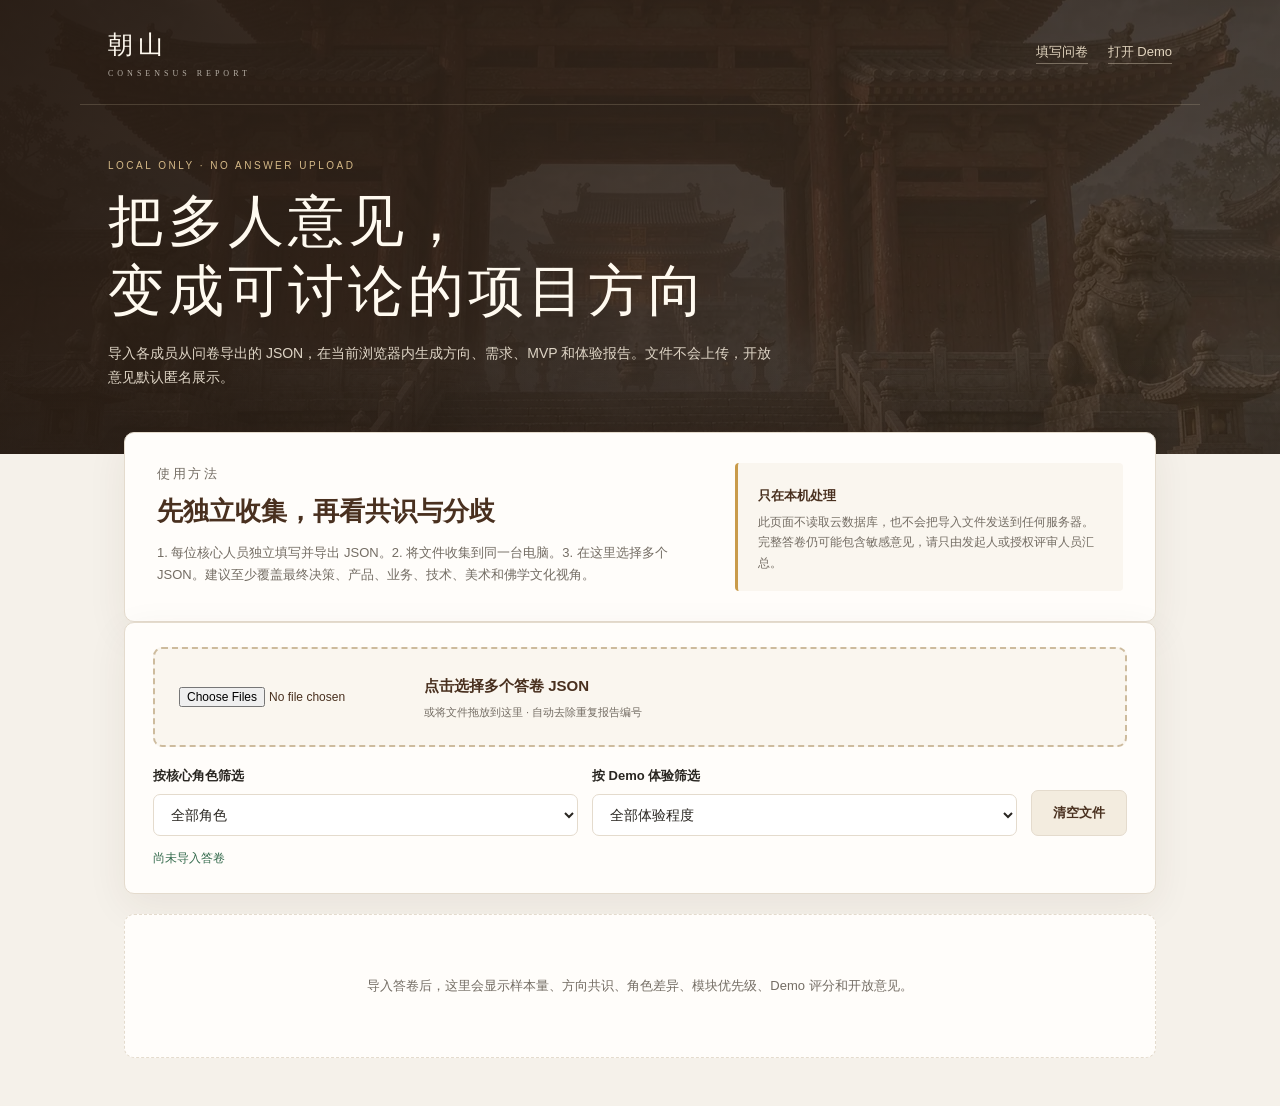
<file: survey-report.html>
<!DOCTYPE html>
<html lang="zh-CN">
<head>
  <meta charset="UTF-8">
  <meta name="viewport" content="width=device-width, initial-scale=1.0, viewport-fit=cover">
  <meta name="theme-color" content="#3a281d">
  <meta name="description" content="在浏览器本地汇总朝山核心人员调研 JSON，查看产品方向共识、角色差异、MVP 取舍与关键分歧。">
  <title>朝山 · 多人调研共识与分歧报告</title>
  <link rel="stylesheet" href="./survey.css?v=20261125-3">
  <link rel="stylesheet" href="./survey-report.css?v=20261125-3">
  <script defer src="./survey-report.js?v=20261125-3"></script>
</head>
<body>
  <header class="survey-hero report-hero">
    <nav class="survey-topbar" aria-label="页面导航">
      <a href="./survey.html" class="brand-link">朝山 <small>CONSENSUS REPORT</small></a>
      <div class="nav-links"><a href="./survey.html">填写问卷</a><a href="./index.html">打开 Demo</a></div>
    </nav>
    <div class="hero-content">
      <p class="eyebrow">LOCAL ONLY · NO ANSWER UPLOAD</p>
      <h1>把多人意见，<br>变成可讨论的项目方向</h1>
      <p class="hero-desc">导入各成员从问卷导出的 JSON，在当前浏览器内生成方向、需求、MVP 和体验报告。文件不会上传，开放意见默认匿名展示。</p>
    </div>
  </header>

  <main class="container report-container">
    <section class="intro-card">
      <div>
        <p class="section-kicker">使用方法</p>
        <h2>先独立收集，再看共识与分歧</h2>
        <p>1. 每位核心人员独立填写并导出 JSON。2. 将文件收集到同一台电脑。3. 在这里选择多个 JSON。建议至少覆盖最终决策、产品、业务、技术、美术和佛学文化视角。</p>
      </div>
      <div class="privacy-summary">
        <strong>只在本机处理</strong>
        <p>此页面不读取云数据库，也不会把导入文件发送到任何服务器。完整答卷仍可能包含敏感意见，请只由发起人或授权评审人员汇总。</p>
      </div>
    </section>

    <section class="card report-controls">
      <label class="file-drop" id="fileDrop">
        <input type="file" id="surveyFiles" accept=".json,application/json" multiple>
        <span><strong>点击选择多个答卷 JSON</strong><small>或将文件拖放到这里 · 自动去除重复报告编号</small></span>
      </label>
      <div class="filter-row">
        <div class="form-group"><label for="roleFilter">按核心角色筛选</label><select id="roleFilter"><option value="">全部角色</option></select></div>
        <div class="form-group"><label for="demoFilter">按 Demo 体验筛选</label><select id="demoFilter"><option value="">全部体验程度</option><option value="deep">深度体验</option><option value="light">简单浏览</option><option value="none">尚未体验</option></select></div>
        <button type="button" class="btn-secondary" id="clearButton">清空文件</button>
      </div>
      <p class="file-status" id="fileStatus" aria-live="polite">尚未导入答卷</p>
    </section>

    <div id="reportEmpty" class="empty-state">导入答卷后，这里会显示样本量、方向共识、角色差异、模块优先级、Demo 评分和开放意见。</div>
    <div id="reportContent" hidden>
      <div id="reportSummary" class="summary-grid"></div>
      <section class="card"><div class="card-heading"><span class="section-number">A</span><div><h2>当前样本的方向倾向</h2><p>高占比只表示本组受访者意见，不代表目标用户市场结论。</p></div></div><div id="consensusHighlights"></div></section>
      <section class="card"><div class="card-heading"><span class="section-number">B</span><div><h2>不同角色的判断差异</h2><p>匿名展示各角色最集中的首要结果与 MVP 模块，帮助安排下一步讨论。</p></div></div><div class="table-wrap" id="rolePerspectives"></div></section>
      <section class="card"><div class="card-heading"><span class="section-number">C</span><div><h2>定位、需求、商业与架构选项分布</h2><p>“暂不确定”和“证据不足”单独保留，不按空白或同意处理。</p></div></div><div id="questionDistributions"></div></section>
      <section class="card"><div class="card-heading"><span class="section-number">D</span><div><h2>十二个产品模块的价值与 MVP 判断</h2><p>平均分只使用有效数字评分；P0 与坚决不做均按本组人数计算。</p></div></div><div class="table-wrap" id="moduleConsensus"></div></section>
      <section class="card"><div class="card-heading"><span class="section-number">E</span><div><h2>Demo 体验诊断</h2><p>仅统计实际填写评分的人，未体验者不进入分母。</p></div></div><div id="demoConsensus"></div></section>
      <section class="card"><div class="card-heading"><span class="section-number">F</span><div><h2>54 项寺院行为深评</h2><p>空白仍视为未评估，不自动变成 P0。下列展示获得至少一票的项目。</p></div></div><div id="behaviorConsensus"></div></section>
      <section class="card"><div class="card-heading"><span class="section-number">G</span><div><h2>匿名开放意见与原话</h2><p>用于理解数字背后的理由，不公开填写人姓名。</p></div></div><div id="openAnswers"></div></section>
      <section class="card method-card"><h2>解读与下一步建议</h2><ol><li>样本少于 4 人时，只用于发现分歧，不做“共识已经形成”的结论。</li><li>先检查最终决策者与执行团队是否理解同一目标，再讨论票数。</li><li>把“需要用户验证”的假设转成访谈、可用性测试、内容评审或技术 PoC。</li><li>核心人员不是目标用户。立项前仍需补充真实用户行为证据。</li></ol></section>
      <div class="report-actions"><button type="button" class="btn-secondary" id="exportButton">导出 Markdown 报告</button><button type="button" class="btn-submit" id="printButton">打印 / 保存 PDF</button></div>
    </div>
  </main>
  <div class="toast" id="toast" role="status" aria-live="polite" hidden></div>
</body>
</html>
</file>
<file: survey.css>
:root {
  --primary: #49301f;
  --secondary: #9a743c;
  --accent: #c99b4a;
  --bg-page: #f5f1ea;
  --bg-card: #fffdfa;
  --bg-tint: #faf6ef;
  --text-main: #292621;
  --text-muted: #746d64;
  --border: #e4dbcd;
  --danger: #a13c2e;
  --success: #356b4d;
  --shadow: 0 12px 40px rgba(64, 43, 27, .07);
}

* { box-sizing: border-box; margin: 0; padding: 0; }
html { scroll-behavior: smooth; scroll-padding-top: 20px; }
body {
  background: var(--bg-page);
  color: var(--text-main);
  font-family: -apple-system, BlinkMacSystemFont, "PingFang SC", "Microsoft YaHei", sans-serif;
  line-height: 1.7;
  padding-bottom: 118px;
}
button, input, select, textarea { font: inherit; }
button, a, input, select, textarea { -webkit-tap-highlight-color: transparent; }
button { cursor: pointer; }
a { color: inherit; }

.survey-hero {
  position: relative;
  min-height: 390px;
  overflow: hidden;
  color: #fffaf0;
  background: linear-gradient(110deg, rgba(40, 27, 18, .96), rgba(64, 43, 26, .72)), url("./assets/scene-gate.webp?v=20261124-7") center 42% / cover;
}
.survey-hero::after {
  content: "";
  position: absolute;
  inset: auto 0 0;
  height: 100px;
  background: linear-gradient(transparent, rgba(37, 27, 20, .34));
  pointer-events: none;
}
.survey-topbar {
  position: relative;
  z-index: 1;
  max-width: 1120px;
  margin: auto;
  padding: 24px 28px;
  display: flex;
  align-items: center;
  justify-content: space-between;
  border-bottom: 1px solid rgba(234, 216, 181, .18);
}
.brand-link { text-decoration: none; font-family: "STKaiti", "KaiTi", serif; font-size: 25px; letter-spacing: 5px; }
.brand-link small { display: block; font-family: Georgia, serif; font-size: 8px; letter-spacing: 4px; opacity: .66; }
.text-link { color: #e2d5bf; text-decoration: none; font-size: 13px; border-bottom: 1px solid rgba(226, 213, 191, .4); }
.hero-content { position: relative; z-index: 1; max-width: 1120px; margin: auto; padding: 52px 28px 64px; }
.eyebrow, .section-kicker { color: #d6ba88; font-size: 10px; letter-spacing: 2.5px; text-transform: uppercase; }
.hero-content h1 { margin: 12px 0 16px; font-family: "STKaiti", "KaiTi", serif; font-size: clamp(36px, 5vw, 56px); line-height: 1.25; font-weight: 500; letter-spacing: 4px; }
.hero-desc { max-width: 670px; color: #ded4c5; font-size: 14px; }
.hero-meta { display: flex; gap: 34px; margin-top: 28px; color: #d4c7b3; font-size: 12px; }
.hero-meta strong { margin-right: 5px; color: #f1d49c; font: 26px Georgia, serif; }

.container { max-width: 1080px; margin: -26px auto 0; padding: 0 24px; position: relative; z-index: 2; }
.intro-card, .card, .progress-card {
  background: var(--bg-card);
  border: 1px solid var(--border);
  border-radius: 10px;
  box-shadow: var(--shadow);
}
.intro-card { display: grid; grid-template-columns: 1.4fr 1fr; gap: 36px; padding: 30px 32px; }
.intro-card h2 { margin: 5px 0 8px; color: var(--primary); font-family: "STKaiti", "KaiTi", serif; font-size: 26px; font-weight: 600; }
.intro-card p { color: var(--text-muted); font-size: 13px; }
.section-kicker { color: var(--secondary); }
.privacy-summary { padding: 18px 20px; background: var(--bg-tint); border-left: 3px solid var(--accent); border-radius: 4px; }
.privacy-summary strong { color: var(--primary); font-size: 13px; }
.privacy-summary p { margin-top: 4px; font-size: 12px; }

.progress-card { margin: 18px 0; padding: 16px 22px; box-shadow: none; }
.progress-copy { display: flex; justify-content: space-between; gap: 12px; color: var(--text-muted); font-size: 12px; }
#progressText { color: var(--primary); font-weight: 600; }
.progress-track { height: 4px; margin-top: 10px; overflow: hidden; background: #eee7db; border-radius: 5px; }
#progressBar { width: 0; height: 100%; background: linear-gradient(90deg, var(--secondary), var(--accent)); transition: width .25s ease; }
.card { margin-bottom: 20px; padding: 30px 32px; }
.card-heading { display: flex; gap: 16px; align-items: flex-start; padding-bottom: 20px; margin-bottom: 24px; border-bottom: 1px solid var(--border); }
.section-number { color: var(--accent); font: 28px Georgia, serif; line-height: 1.25; }
.card-heading h2 { color: var(--primary); font-family: "STKaiti", "KaiTi", serif; font-size: 25px; font-weight: 600; letter-spacing: 1px; }
.card-heading p { margin-top: 3px; color: var(--text-muted); font-size: 12px; }

.form-grid { display: grid; gap: 18px; }
.two-columns { grid-template-columns: repeat(2, minmax(0, 1fr)); }
.three-columns { grid-template-columns: repeat(3, minmax(0, 1fr)); }
.form-group { margin-bottom: 16px; }
.form-group label, .field-label { display: block; margin-bottom: 7px; color: var(--text-main); font-size: 13px; font-weight: 600; }
.form-group small { display: block; margin-top: 6px; color: var(--text-muted); font-size: 11px; }
.req { color: var(--danger); }
input[type="text"], select, textarea {
  width: 100%;
  border: 1px solid var(--border);
  border-radius: 7px;
  background: #fff;
  color: var(--text-main);
  padding: 11px 13px;
  font-size: 14px;
  transition: border-color .15s, box-shadow .15s;
}
textarea { resize: vertical; min-height: 86px; }
input[type="text"]:focus, select:focus, textarea:focus { outline: none; border-color: var(--secondary); box-shadow: 0 0 0 3px rgba(154, 116, 60, .12); }
input[type="checkbox"], input[type="radio"] { accent-color: var(--secondary); flex: 0 0 auto; }
.demo-link { display: inline-block; color: var(--secondary); font-size: 12px; text-underline-offset: 4px; }

.q-box { padding: 20px; margin-bottom: 16px; background: var(--bg-tint); border: 1px solid #ebe2d4; border-radius: 8px; }
.q-title { color: var(--primary); font-size: 15px; font-weight: 650; line-height: 1.6; }
.q-hint { margin: 4px 0 13px; color: var(--text-muted); font-size: 12px; }
.q-type { display: inline-block; vertical-align: middle; margin-left: 6px; padding: 1px 7px; color: var(--secondary); background: #efe5d5; border-radius: 4px; font-size: 10px; font-weight: 500; white-space: nowrap; }
.opt-list { display: flex; flex-direction: column; gap: 8px; margin-top: 12px; }
.opt-item { display: flex; gap: 10px; align-items: flex-start; padding: 11px 13px; background: #fff; border: 1px solid #e7ded0; border-radius: 6px; cursor: pointer; font-size: 13px; transition: border-color .15s, background .15s; }
.opt-item:hover { border-color: #c4a87c; }
.opt-item:has(input:checked) { border-color: var(--secondary); background: #fdf8ef; }
.opt-item input { margin-top: 5px; }
.opt-item strong { color: var(--primary); font-weight: 600; }
.opt-item small { display: block; margin-top: 2px; color: var(--text-muted); font-size: 11px; }
.two-column-options { display: grid; grid-template-columns: repeat(2, minmax(0, 1fr)); }
.inline-note { margin-top: 12px; }
.rank-grid { display: grid; grid-template-columns: repeat(2, minmax(0, 1fr)); gap: 14px; margin-top: 14px; }

.legend-grid { display: grid; grid-template-columns: 1fr 1.8fr; gap: 12px; margin-bottom: 16px; }
.legend-grid > div { padding: 14px 16px; background: var(--bg-tint); border-radius: 6px; }
.legend-grid strong { color: var(--primary); font-size: 12px; }
.legend-grid p { margin-top: 4px; color: var(--text-muted); font-size: 11px; }
.behavior-tools { display: flex; justify-content: space-between; align-items: center; gap: 14px; margin-bottom: 12px; color: var(--text-muted); font-size: 11px; }
.btn-quiet { flex: 0 0 auto; padding: 6px 12px; border: 1px solid var(--border); border-radius: 5px; background: #fff; color: var(--secondary); font-size: 12px; }
.behavior-phase { margin: 10px 0; border: 1px solid var(--border); border-radius: 7px; overflow: hidden; background: #fff; }
.behavior-phase summary { display: flex; align-items: center; justify-content: space-between; gap: 12px; padding: 14px 16px; cursor: pointer; list-style: none; background: #f8f3eb; color: var(--primary); font-size: 13px; font-weight: 600; }
.behavior-phase summary::-webkit-details-marker { display: none; }
.behavior-phase summary::after { content: "+"; color: var(--secondary); font-size: 18px; font-weight: 400; }
.behavior-phase[open] summary::after { content: "−"; }
.phase-count { margin-left: auto; color: var(--text-muted); font-size: 11px; font-weight: 400; }
.behavior-list { padding: 0 16px; }
.behavior-row { display: grid; grid-template-columns: minmax(200px, 1.35fr) 130px 150px minmax(140px, .8fr); gap: 12px; align-items: center; padding: 16px 0; border-top: 1px solid #eee8df; }
.behavior-row:first-child { border-top: 0; }
.behavior-name { color: var(--primary); font-size: 13px; font-weight: 600; }
.behavior-name code { display: inline-block; min-width: 32px; margin-right: 6px; color: var(--secondary); font-family: Georgia, serif; }
.behavior-desc { margin-top: 3px; color: var(--text-muted); font-size: 11px; line-height: 1.55; }
.behavior-row select, .behavior-row input { padding: 8px 9px; font-size: 12px; }
.behavior-field label { display: block; margin-bottom: 4px; color: var(--text-muted); font-size: 10px; }
.subsection-title { margin: 28px 0 16px; padding-left: 10px; border-left: 3px solid var(--accent); color: var(--primary); font-size: 15px; font-weight: 600; }

.consent-card { border-color: #d9c7a7; background: #fbf6eb; }
.consent-line { display: flex; align-items: flex-start; gap: 10px; cursor: pointer; color: var(--primary); font-size: 13px; }
.consent-line input { margin-top: 5px; }
.consent-line strong { color: var(--danger); }
.consent-card > p { margin: 8px 0 0 25px; color: var(--text-muted); font-size: 11px; }

.sticky-footer { position: fixed; z-index: 100; left: 0; right: 0; bottom: 0; min-height: 82px; display: flex; align-items: center; justify-content: space-between; gap: 20px; padding: 13px max(24px, calc((100vw - 1030px) / 2)); padding-bottom: max(13px, env(safe-area-inset-bottom)); background: rgba(255, 253, 249, .96); backdrop-filter: blur(12px); border-top: 1px solid var(--border); box-shadow: 0 -6px 24px rgba(59, 42, 27, .07); }
.footer-status { min-width: 0; display: flex; flex-direction: column; }
.report-badge { color: var(--text-muted); font-size: 10px; }
.report-badge strong { display: block; color: var(--primary); font-family: Consolas, monospace; font-size: 13px; letter-spacing: .3px; }
.cloud-status { color: var(--success); font-size: 10px; }
.cloud-status.is-error { color: var(--danger); }
.btn-submit, .btn-secondary { border-radius: 7px; padding: 11px 21px; font-size: 13px; font-weight: 600; transition: transform .15s, opacity .15s; }
.btn-submit { border: 1px solid var(--primary); background: var(--primary); color: #fffaf1; box-shadow: 0 5px 16px rgba(73, 48, 31, .16); }
.btn-submit:hover:not(:disabled) { transform: translateY(-1px); }
.btn-submit:disabled { cursor: wait; opacity: .55; }
.btn-secondary { border: 1px solid var(--border); background: #f3ecdf; color: var(--primary); }

.modal-overlay { position: fixed; z-index: 1000; inset: 0; display: flex; align-items: center; justify-content: center; padding: 20px; background: rgba(34, 27, 21, .68); backdrop-filter: blur(5px); }
.modal-overlay[hidden], .toast[hidden] { display: none; }
.modal { width: min(620px, 100%); max-height: 90vh; overflow-y: auto; padding: 30px; background: var(--bg-card); border: 1px solid #e0d3be; border-radius: 12px; box-shadow: 0 24px 80px rgba(0, 0, 0, .24); }
.success-mark { width: 42px; height: 42px; display: grid; place-items: center; margin-bottom: 14px; background: #e7f0e7; color: var(--success); border-radius: 50%; font-size: 22px; }
.modal-header { color: var(--primary); font-family: "STKaiti", "KaiTi", serif; font-size: 24px; }
.modal-body { margin: 14px 0 22px; font-size: 13px; }
.final-report-id { margin: 8px 0; color: var(--primary); font: 600 18px Consolas, monospace; word-break: break-all; }
.muted { color: var(--text-muted); font-size: 12px; }
.code-box { max-height: 230px; overflow-y: auto; margin-top: 14px; padding: 14px; white-space: pre-wrap; word-break: break-word; background: #f4efe6; border: 1px solid var(--border); border-radius: 6px; color: #51493f; font-size: 12px; }
.modal-footer { display: flex; justify-content: flex-end; flex-wrap: wrap; gap: 9px; }
.toast { position: fixed; z-index: 1200; left: 50%; bottom: 104px; transform: translateX(-50%); width: max-content; max-width: calc(100vw - 32px); padding: 11px 18px; background: #42352a; color: #fff; border-radius: 7px; box-shadow: 0 10px 35px rgba(0, 0, 0, .2); font-size: 13px; }
.toast.is-error { background: #843c32; }
.notice { padding: 16px; margin-bottom: 16px; border-radius: 6px; }
.notice.error { background: #faece8; color: var(--danger); }

@media (max-width: 860px) {
  .three-columns { grid-template-columns: 1fr 1fr; }
  .three-columns > :last-child { grid-column: 1 / -1; }
  .behavior-row { grid-template-columns: minmax(180px, 1fr) 120px 140px; }
  .behavior-row > :last-child { grid-column: 1 / -1; }
}

@media (max-width: 640px) {
  body { padding-bottom: 132px; }
  .survey-hero { min-height: 360px; }
  .survey-topbar { padding: 18px 20px; }
  .hero-content { padding: 42px 20px 62px; }
  .hero-content h1 { font-size: 36px; letter-spacing: 2px; }
  .hero-desc { font-size: 12px; }
  .hero-meta { gap: 18px; flex-wrap: wrap; }
  .hero-meta strong { display: block; margin: 0; font-size: 23px; }
  .hero-meta span { line-height: 1.4; }
  .container { margin-top: -24px; padding: 0 12px; }
  .intro-card, .card { padding: 22px 18px; border-radius: 8px; }
  .intro-card { grid-template-columns: 1fr; gap: 18px; }
  .intro-card h2 { font-size: 23px; }
  .progress-card { padding: 14px 16px; }
  .progress-copy { font-size: 10px; }
  .card-heading { gap: 11px; margin-bottom: 18px; padding-bottom: 16px; }
  .card-heading h2 { font-size: 22px; }
  .section-number { font-size: 23px; }
  .two-columns, .three-columns, .rank-grid, .two-column-options, .legend-grid { grid-template-columns: 1fr; }
  .three-columns > :last-child, .behavior-row > :last-child { grid-column: auto; }
  .q-box { padding: 15px 13px; }
  .q-title { font-size: 14px; }
  .opt-item { padding: 11px; font-size: 12px; }
  .behavior-tools { align-items: flex-start; }
  .behavior-list { padding: 0 13px; }
  .behavior-row { grid-template-columns: 1fr 1fr; gap: 10px; padding: 16px 0; }
  .behavior-row > :first-child, .behavior-row > :last-child { grid-column: 1 / -1; }
  .behavior-name { font-size: 13px; }
  .behavior-row select, .behavior-row input { min-height: 42px; font-size: 13px; }
  .sticky-footer { min-height: 100px; padding: 10px 14px max(10px, env(safe-area-inset-bottom)); gap: 10px; }
  .report-badge strong { font-size: 11px; }
  .cloud-status { max-width: 170px; white-space: nowrap; overflow: hidden; text-overflow: ellipsis; }
  .btn-submit { padding: 11px 15px; white-space: nowrap; }
  .modal { padding: 24px 20px; }
  .modal-footer { justify-content: stretch; }
  .modal-footer button { flex: 1 1 auto; }
}

@media (prefers-reduced-motion: reduce) {
  *, *::before, *::after { scroll-behavior: auto !important; transition: none !important; }
}

/* V3 product discovery */
[hidden] { display: none !important; }
.nav-links { display: flex; align-items: center; gap: 20px; }
.nav-links a { color: #e2d5bf; text-decoration: none; font-size: 13px; border-bottom: 1px solid rgba(226, 213, 191, .4); }
.intro-actions { display: flex; align-items: center; flex-wrap: wrap; gap: 16px; margin-top: 18px; }
.text-button { color: var(--primary); font-size: 13px; font-weight: 700; text-underline-offset: 4px; }
.section-jump { display: flex; flex-wrap: wrap; gap: 7px; margin: 18px 0 0; }
.section-jump a { padding: 6px 10px; color: var(--text-muted); background: #fffaf2; border: 1px solid var(--border); border-radius: 999px; text-decoration: none; font-size: 11px; }
.section-jump a:hover { color: var(--primary); border-color: var(--secondary); }
.optional-tag { margin-left: 8px; vertical-align: middle; color: var(--secondary); font: 500 10px -apple-system, BlinkMacSystemFont, "PingFang SC", sans-serif; }
.module-legend { grid-template-columns: 1fr 1.4fr; }
.module-review { display: grid; grid-template-columns: repeat(2, minmax(0, 1fr)); gap: 12px; margin-bottom: 24px; }
.module-card { display: grid; grid-template-columns: minmax(150px, 1fr) 106px 126px; gap: 10px; align-items: center; padding: 16px; background: var(--bg-tint); border: 1px solid #ebe2d4; border-radius: 8px; }
.module-copy h3 { color: var(--primary); font-size: 14px; font-weight: 650; }
.module-copy p { margin-top: 4px; color: var(--text-muted); font-size: 11px; line-height: 1.55; }
.module-field label { display: block; margin-bottom: 4px; color: var(--text-muted); font-size: 10px; }
.module-field select { padding: 8px 6px; font-size: 11px; }
.persona-details { margin-top: 12px; color: var(--text-muted); font-size: 11px; }
.persona-details summary { cursor: pointer; color: var(--secondary); }
.persona-hint { display: flex; gap: 12px; padding: 6px 0; border-bottom: 1px solid #eee8df; }
.persona-hint strong { min-width: 170px; color: var(--primary); font-weight: 600; }
.scale-options { display: flex; flex-wrap: wrap; gap: 7px; margin-top: 14px; }
.scale-option { position: relative; cursor: pointer; }
.scale-option input { position: absolute; opacity: 0; pointer-events: none; }
.scale-option span { display: grid; min-width: 40px; min-height: 40px; place-items: center; padding: 6px 10px; background: #fff; color: var(--primary); border: 1px solid var(--border); border-radius: 6px; font-size: 13px; }
.scale-option input:checked + span { background: var(--primary); color: #fff; border-color: var(--primary); box-shadow: 0 0 0 3px rgba(73, 48, 31, .1); }
.scale-option input:focus-visible + span { outline: 2px solid var(--secondary); outline-offset: 2px; }
.scale-unknown span { min-width: auto; color: var(--text-muted); }
.scale-caption { display: flex; justify-content: space-between; margin-top: 5px; color: var(--text-muted); font-size: 10px; }
.question-text textarea { margin-top: 12px; }
.demo-notice { margin-bottom: 18px; padding: 14px 16px; color: var(--text-muted); background: #f7f1e7; border-left: 3px solid var(--accent); border-radius: 4px; font-size: 12px; }
.demo-notice a { color: var(--secondary); font-weight: 700; }

@media (max-width: 980px) {
  .module-review { grid-template-columns: 1fr; }
}
@media (max-width: 860px) {
  .module-card { grid-template-columns: minmax(180px, 1fr) 110px 130px; }
}
@media (max-width: 640px) {
  .nav-links { gap: 12px; }
  .nav-links a { font-size: 11px; }
  .hero-content h1 { font-size: 33px; }
  .section-jump { display: none; }
  .intro-actions { align-items: flex-start; flex-direction: column; }
  .module-legend, .module-card { grid-template-columns: 1fr; }
  .module-card { gap: 12px; }
  .module-field select { min-height: 42px; font-size: 13px; }
  .scale-option span { min-width: 37px; min-height: 40px; }
  .persona-hint { flex-direction: column; gap: 1px; }
  .persona-hint strong { min-width: 0; }
  .demo-notice { font-size: 11px; }
}
</file>
<file: survey-report.css>
body { padding-bottom: 48px; }
.report-hero { min-height: 330px; }
.report-container { margin-top: -22px; }
.report-controls { padding: 24px 28px; }
.file-drop { display: flex; align-items: center; gap: 18px; padding: 24px; background: #faf6ef; border: 2px dashed #cdbb9d; border-radius: 9px; cursor: pointer; color: var(--primary); }
.file-drop.dragover { border-color: var(--secondary); background: #f5eddf; }
.file-drop input { max-width: 320px; font-size: 12px; }
.file-drop strong { display: block; font-size: 15px; }
.file-drop small { display: block; margin-top: 4px; color: var(--text-muted); font-size: 11px; }
.filter-row { display: grid; grid-template-columns: 1fr 1fr auto; gap: 14px; align-items: end; margin-top: 18px; }
.filter-row .form-group { margin: 0; }
.file-status { margin-top: 12px; color: var(--success); font-size: 12px; }
.file-status.is-error { color: var(--danger); }
.summary-grid { display: grid; grid-template-columns: repeat(4, minmax(0, 1fr)); gap: 12px; margin-bottom: 20px; }
.summary-item { padding: 20px; background: var(--bg-card); border: 1px solid var(--border); border-radius: 9px; box-shadow: var(--shadow); }
.summary-item strong { display: block; color: var(--primary); font: 30px Georgia, serif; }
.summary-item span { display: block; margin-top: 4px; color: var(--text-muted); font-size: 11px; }
.summary-item small { display: block; margin-top: 8px; color: var(--text-main); font-size: 12px; }
.consensus-list { display: grid; gap: 10px; }
.consensus-item { display: grid; grid-template-columns: 160px 1fr auto; gap: 14px; align-items: center; padding: 14px 16px; background: var(--bg-tint); border-radius: 7px; }
.consensus-item strong { color: var(--primary); font-size: 13px; }
.consensus-item p { color: var(--text-main); font-size: 13px; }
.consensus-item small { color: var(--text-muted); font-size: 11px; }
.table-wrap { overflow-x: auto; }
table { width: 100%; border-collapse: collapse; font-size: 12px; }
th, td { padding: 11px 12px; border-bottom: 1px solid var(--border); text-align: left; vertical-align: top; }
th { color: var(--primary); background: var(--bg-tint); font-weight: 650; white-space: nowrap; }
td { color: var(--text-muted); }
td strong { color: var(--text-main); }
.distribution-list { display: grid; grid-template-columns: repeat(2, minmax(0, 1fr)); gap: 12px; }
.distribution-card { padding: 16px; background: var(--bg-tint); border: 1px solid #ebe2d4; border-radius: 7px; }
.distribution-card h3 { margin-bottom: 12px; color: var(--primary); font-size: 13px; }
.bar-row { display: grid; grid-template-columns: minmax(120px, 1fr) 44px; gap: 8px; margin-top: 8px; color: var(--text-muted); font-size: 11px; }
.bar-label { min-width: 0; }
.bar-track { grid-column: 1 / -1; height: 5px; overflow: hidden; background: #eae2d7; border-radius: 5px; }
.bar-fill { height: 100%; background: linear-gradient(90deg, var(--secondary), var(--accent)); border-radius: 5px; }
.open-list { display: grid; gap: 12px; }
.open-card { padding: 16px; background: var(--bg-tint); border-left: 3px solid var(--accent); border-radius: 5px; }
.open-card strong { display: block; margin-bottom: 5px; color: var(--primary); font-size: 12px; }
.open-card p { white-space: pre-wrap; color: var(--text-main); font-size: 13px; }
.method-card ol { padding-left: 20px; color: var(--text-muted); font-size: 13px; }
.method-card li + li { margin-top: 8px; }
.report-actions { display: flex; justify-content: center; gap: 12px; margin: 26px 0 40px; }
.empty-state { padding: 60px 24px; color: var(--text-muted); text-align: center; background: var(--bg-card); border: 1px dashed var(--border); border-radius: 10px; font-size: 13px; }
@media (max-width: 900px) {
  .summary-grid { grid-template-columns: repeat(2, minmax(0, 1fr)); }
  .distribution-list { grid-template-columns: 1fr; }
}
@media (max-width: 640px) {
  .report-hero { min-height: 320px; }
  .file-drop { align-items: flex-start; flex-direction: column; padding: 18px; }
  .file-drop input { max-width: 100%; }
  .filter-row { grid-template-columns: 1fr; }
  .summary-grid { grid-template-columns: repeat(2, minmax(0, 1fr)); gap: 8px; }
  .summary-item { padding: 14px; }
  .summary-item strong { font-size: 25px; }
  .summary-item small { font-size: 11px; }
  .consensus-item { grid-template-columns: 1fr; gap: 5px; }
  .report-actions { flex-direction: column; }
}
@media print {
  body { padding: 0; background: #fff; }
  .survey-hero { min-height: auto; padding: 24px; color: #292621; background: #f5f1ea; }
  .survey-topbar, .nav-links, .report-controls, .report-actions, .toast { display: none !important; }
  .hero-content { padding: 10px 0; }
  .hero-content h1, .hero-desc, .eyebrow { color: #292621; }
  .hero-desc { max-width: none; }
  .container { margin: 0; padding: 0; }
  .intro-card, .card, .summary-item { box-shadow: none; break-inside: avoid; }
  .table-wrap { overflow: visible; }
  .distribution-list { grid-template-columns: repeat(2, minmax(0, 1fr)); }
}
</file>
